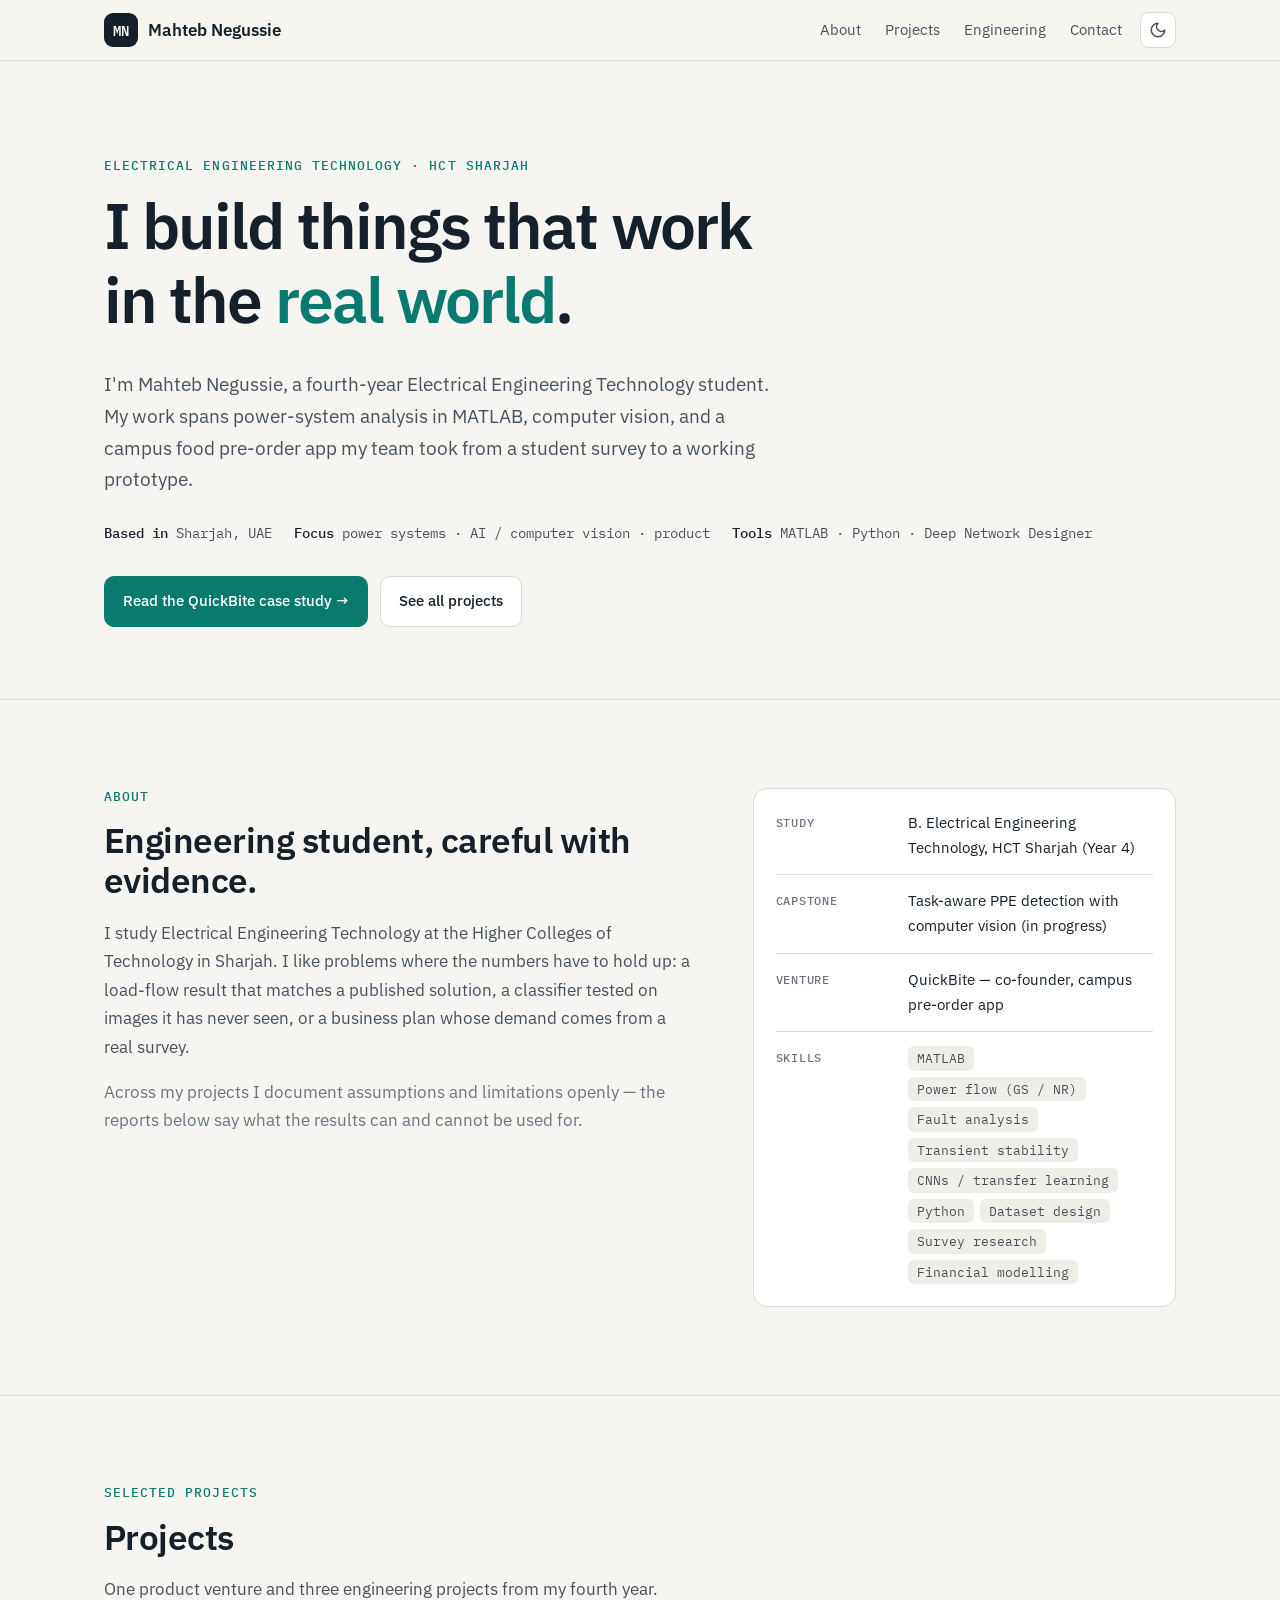
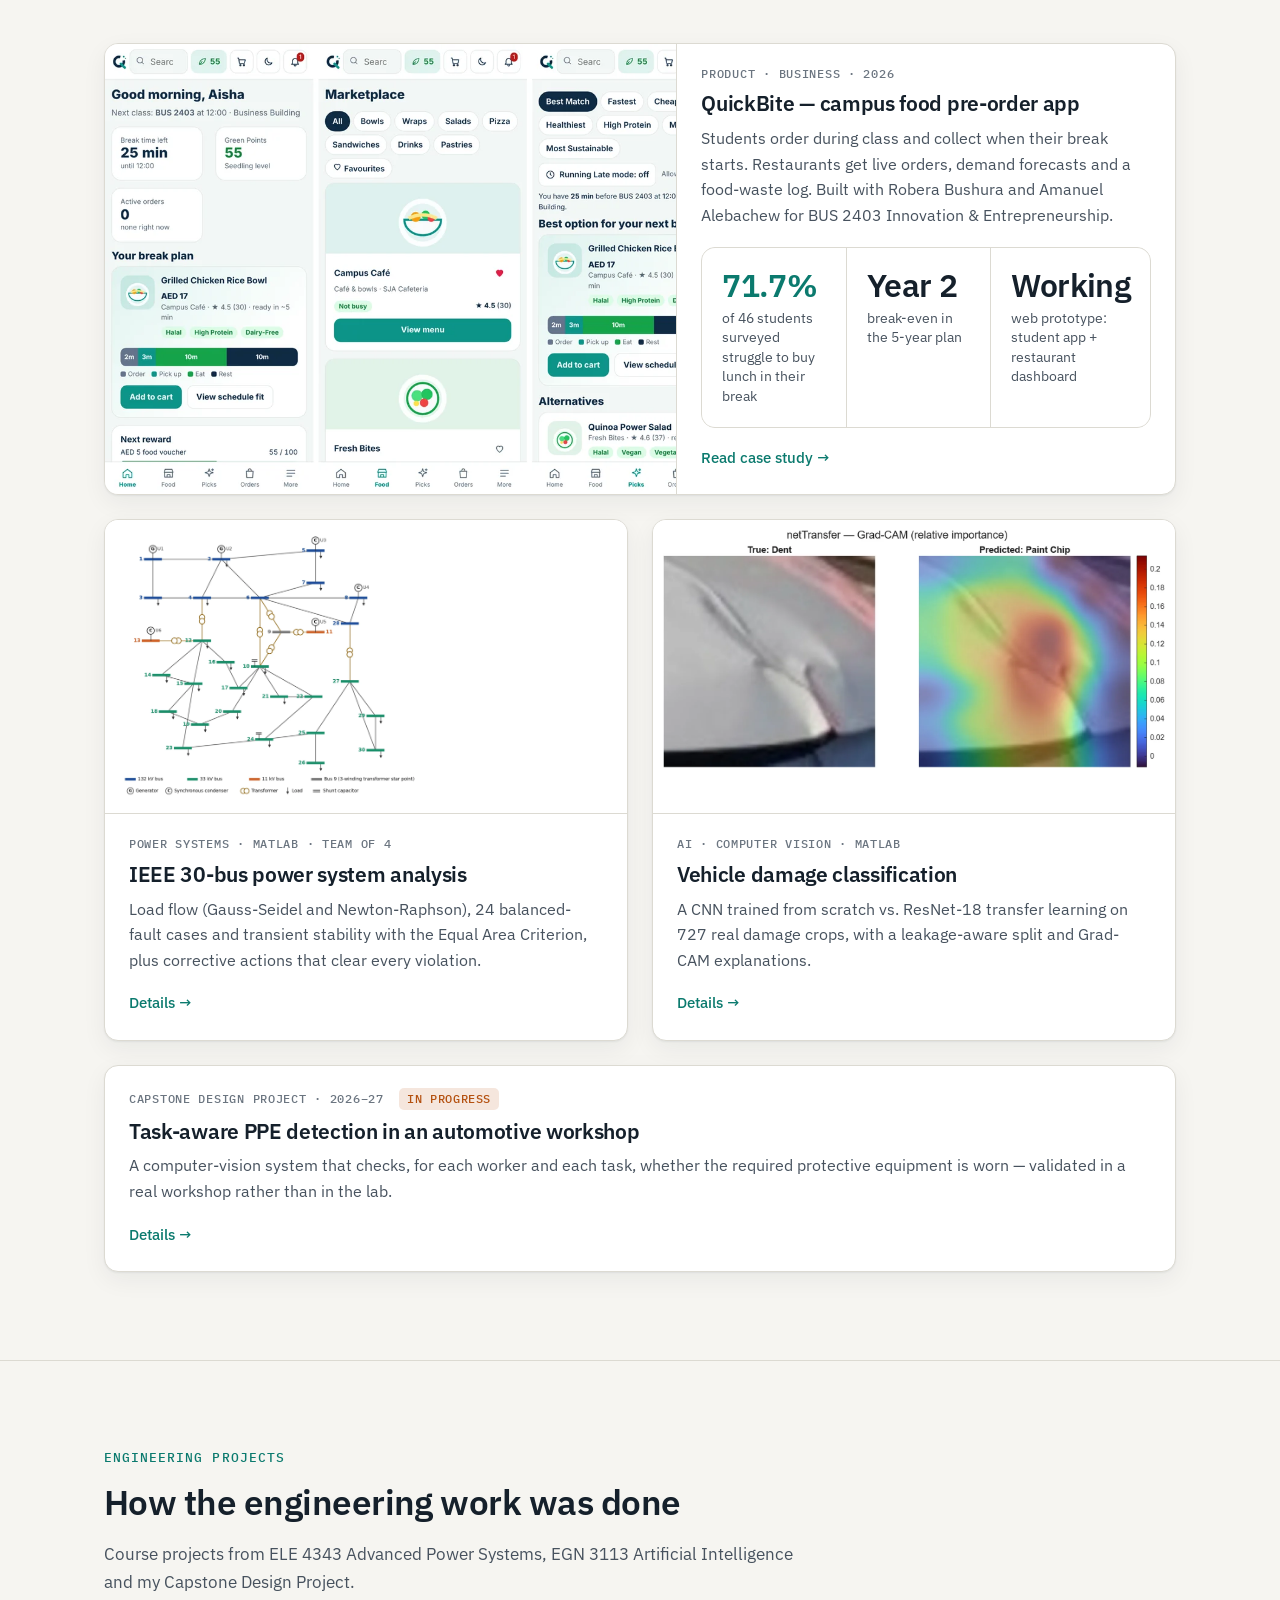
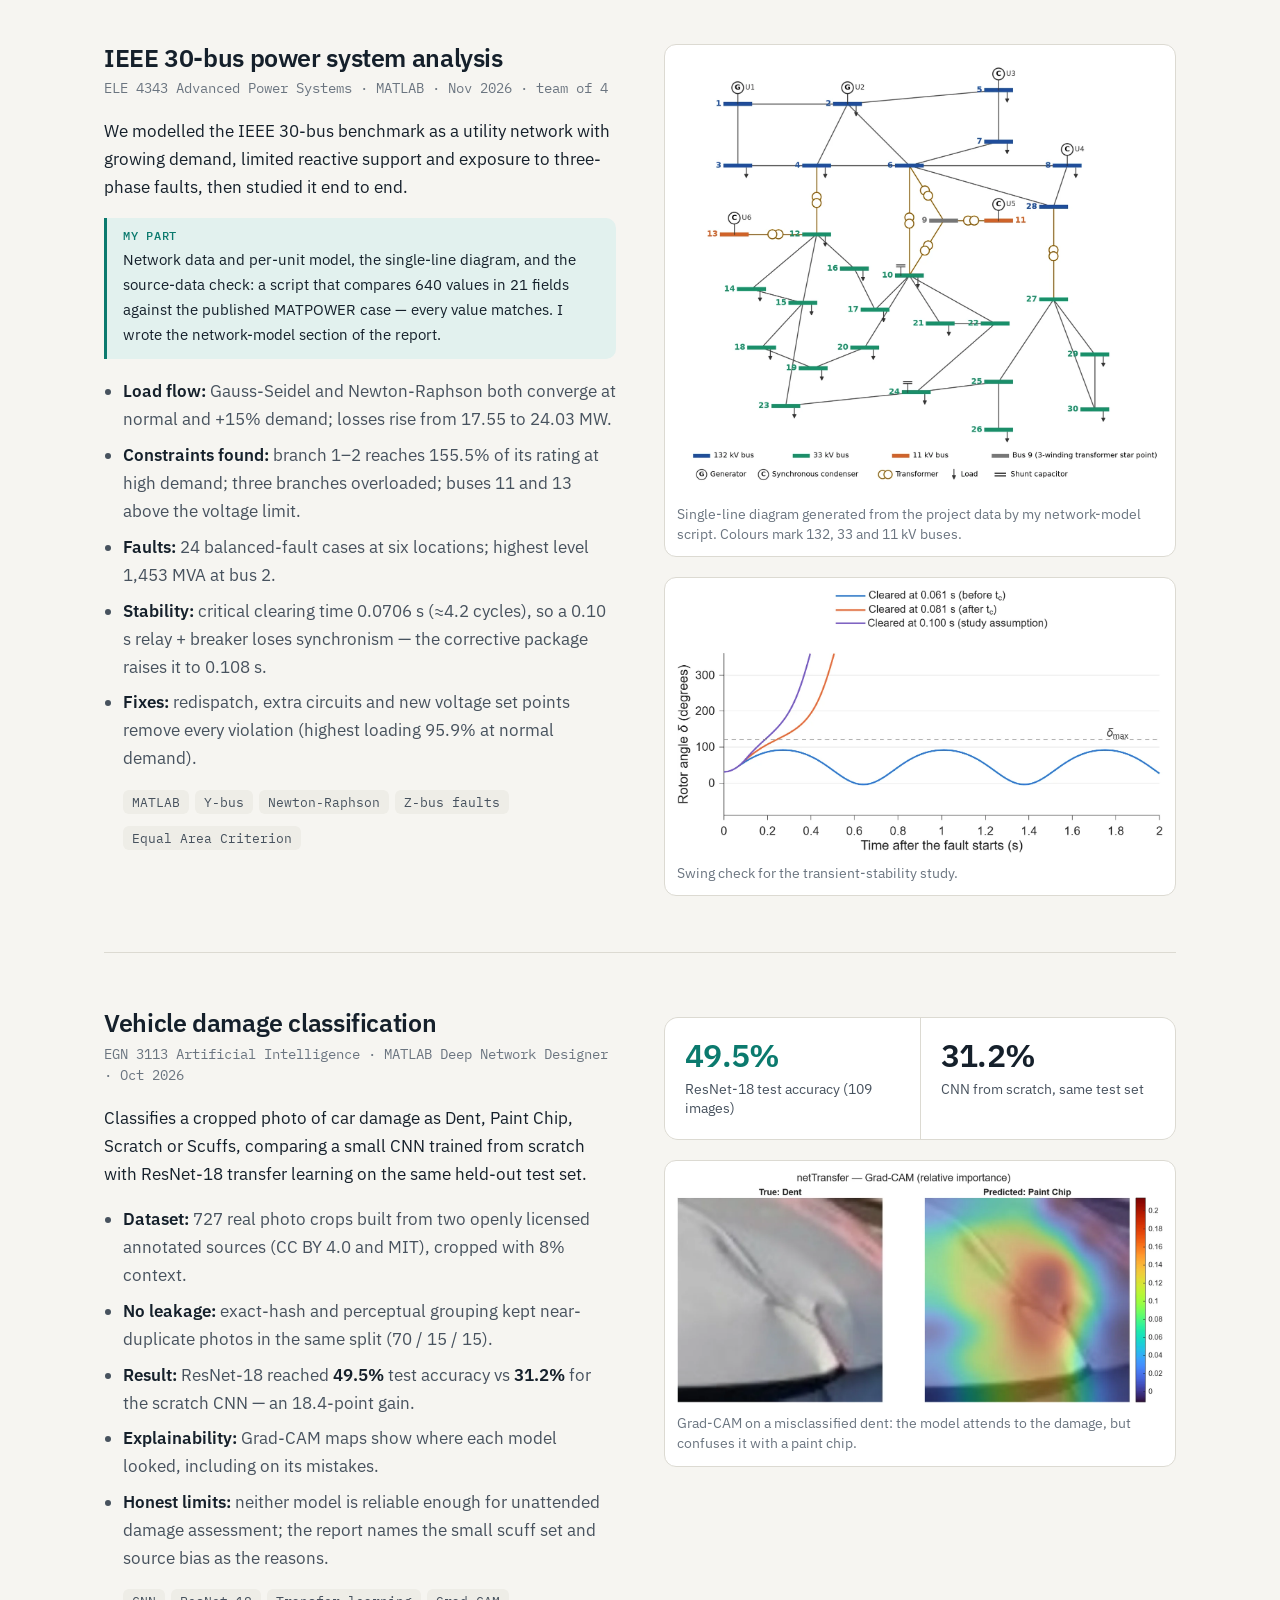
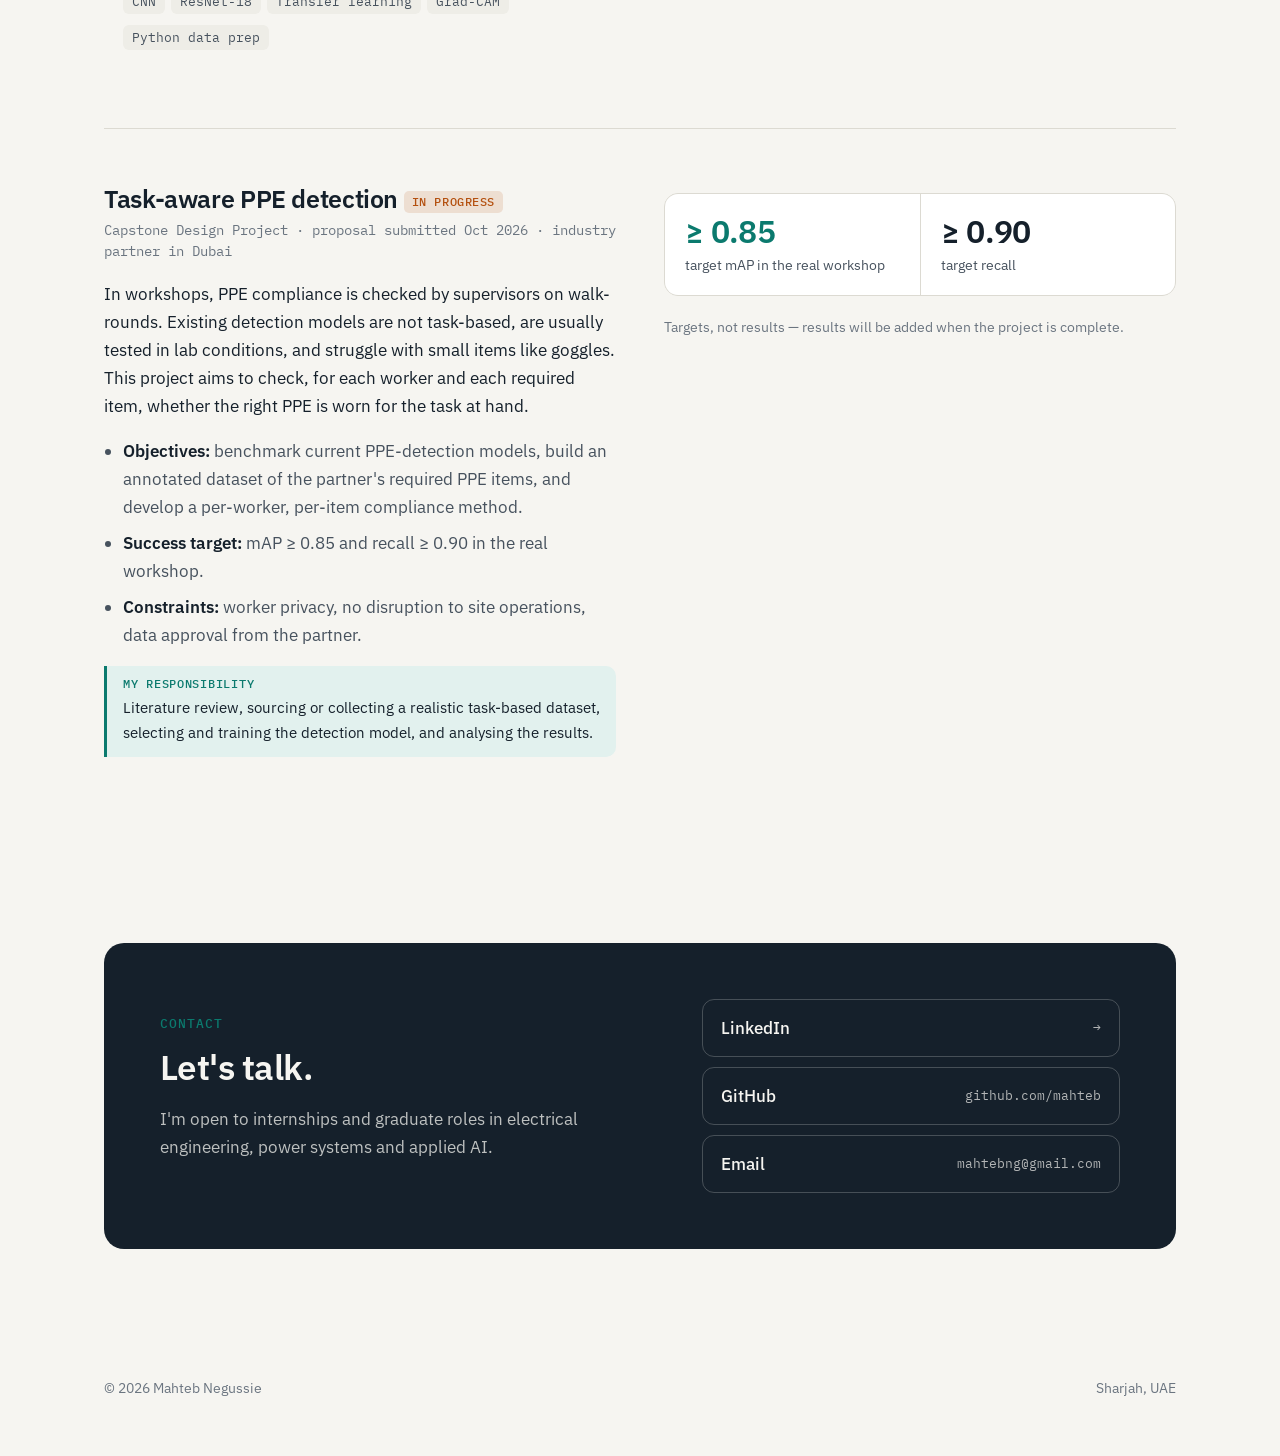
<file: index.html>
<!doctype html>
<html lang="en">
<head>
<meta charset="utf-8">
<meta name="viewport" content="width=device-width, initial-scale=1">
<title>Mahteb Negussie — Portfolio</title>
<meta name="description" content="Mahteb Negussie, Electrical Engineering Technology student at HCT Sharjah. Projects in power systems, computer vision and product design, including the QuickBite campus food pre-order app.">
<meta property="og:title" content="Mahteb Negussie — Portfolio">
<meta property="og:description" content="Electrical Engineering Technology student at HCT Sharjah. Power systems, computer vision and the QuickBite campus pre-order app.">
<meta property="og:image" content="img/qb-student.webp">
<meta name="theme-color" content="#15202b">
<link rel="icon" href="data:image/svg+xml,%3Csvg xmlns='http://www.w3.org/2000/svg' viewBox='0 0 64 64'%3E%3Crect width='64' height='64' rx='16' fill='%2315202b'/%3E%3Ctext x='32' y='42' font-family='monospace' font-size='28' font-weight='700' fill='%23f6f5f1' text-anchor='middle'%3EMN%3C/text%3E%3C/svg%3E">
<link rel="preconnect" href="https://fonts.googleapis.com">
<link rel="preconnect" href="https://fonts.gstatic.com" crossorigin>
<link href="https://fonts.googleapis.com/css2?family=IBM+Plex+Mono:wght@400;500;600&family=IBM+Plex+Sans:wght@400;500;600&display=swap" rel="stylesheet">
<link rel="stylesheet" href="styles.css">
<script src="theme.js"></script>
</head>
<body>
<a class="skip" href="#main">Skip to content</a>

<header class="site-head">
  <div class="wrap">
    <a class="brand" href="#top"><span class="mono-mark" aria-hidden="true">MN</span><span class="brand-name">Mahteb Negussie</span></a>
    <nav class="nav" aria-label="Main">
      <a href="#about" class="hide-sm">About</a>
      <a href="#projects">Projects</a>
      <a href="#engineering" class="hide-sm">Engineering</a>
      <a href="#contact">Contact</a>
      <button class="theme-btn" type="button" aria-label="Switch light or dark theme">
        <svg viewBox="0 0 24 24" fill="none" stroke="currentColor" stroke-width="2" stroke-linecap="round" stroke-linejoin="round" aria-hidden="true"><path d="M12 3a6 6 0 0 0 9 9 9 9 0 1 1-9-9Z"/></svg>
      </button>
    </nav>
  </div>
</header>

<main id="main">
  <!-- HERO -->
  <section class="hero" id="top">
    <div class="wrap">
      <span class="eyebrow">Electrical Engineering Technology · HCT Sharjah</span>
      <h1>I build things that work<br>in the <span>real world</span>.</h1>
      <p class="lede">I'm Mahteb Negussie, a fourth-year Electrical Engineering Technology student. My work spans power-system analysis in MATLAB, computer vision, and a campus food pre-order app my team took from a student survey to a working prototype.</p>
      <div class="meta">
        <span><b>Based in</b> Sharjah, UAE</span>
        <span><b>Focus</b> power systems · AI / computer vision · product</span>
        <span><b>Tools</b> MATLAB · Python · Deep Network Designer</span>
      </div>
      <div class="btns">
        <a class="btn primary" href="quickbite.html">Read the QuickBite case study →</a>
        <a class="btn" href="#projects">See all projects</a>
      </div>
    </div>
  </section>

  <hr class="rule">

  <!-- ABOUT -->
  <section id="about">
    <div class="wrap about-grid">
      <div>
        <span class="eyebrow">About</span>
        <h2>Engineering student, careful with evidence.</h2>
        <p class="lede" style="font-size:1.08rem">I study Electrical Engineering Technology at the Higher Colleges of Technology in Sharjah. I like problems where the numbers have to hold up: a load-flow result that matches a published solution, a classifier tested on images it has never seen, or a business plan whose demand comes from a real survey.</p>
        <p class="muted">Across my projects I document assumptions and limitations openly — the reports below say what the results can and cannot be used for.</p>
      </div>
      <div class="facts">
        <dl>
          <div><dt>Study</dt><dd>B. Electrical Engineering Technology, HCT Sharjah (Year 4)</dd></div>
          <div><dt>Capstone</dt><dd>Task-aware PPE detection with computer vision (in progress)</dd></div>
          <div><dt>Venture</dt><dd>QuickBite — co-founder, campus pre-order app</dd></div>
          <div><dt>Skills</dt><dd>
            <ul class="tags">
              <li>MATLAB</li><li>Power flow (GS / NR)</li><li>Fault analysis</li><li>Transient stability</li>
              <li>CNNs / transfer learning</li><li>Python</li><li>Dataset design</li><li>Survey research</li><li>Financial modelling</li>
            </ul>
          </dd></div>
        </dl>
      </div>
    </div>
  </section>

  <hr class="rule">

  <!-- PROJECTS GRID -->
  <section id="projects">
    <div class="wrap">
      <div class="sec-head">
        <span class="eyebrow">Selected projects</span>
        <h2>Projects</h2>
        <p>One product venture and three engineering projects from my fourth year.</p>
      </div>
      <div class="grid">
        <article class="card feature">
          <div class="thumb"><img src="img/qb-student.webp" alt="Four screens of the QuickBite student app: home with break plan, marketplace, AI picks and orders" width="1400" height="743" loading="lazy"></div>
          <div class="body">
            <span class="kicker">Product · Business · 2026</span>
            <h3><a href="quickbite.html">QuickBite — campus food pre-order app</a></h3>
            <p>Students order during class and collect when their break starts. Restaurants get live orders, demand forecasts and a food-waste log. Built with Robera Bushura and Amanuel Alebachew for BUS 2403 Innovation &amp; Entrepreneurship.</p>
            <div class="stats three" style="margin-top:8px">
              <div class="stat"><div class="n accent">71.7%</div><div class="l">of 46 students surveyed struggle to buy lunch in their break</div></div>
              <div class="stat"><div class="n">Year 2</div><div class="l">break-even in the 5-year plan</div></div>
              <div class="stat"><div class="n">Working</div><div class="l">web prototype: student app + restaurant dashboard</div></div>
            </div>
            <span class="more">Read case study →</span>
          </div>
        </article>

        <article class="card">
          <div class="thumb contain"><img src="img/pw-single-line.webp" alt="Single-line diagram of the IEEE 30-bus network drawn in MATLAB" width="1400" height="1259" loading="lazy"></div>
          <div class="body">
            <span class="kicker">Power systems · MATLAB · Team of 4</span>
            <h3><a href="#power">IEEE 30-bus power system analysis</a></h3>
            <p>Load flow (Gauss-Seidel and Newton-Raphson), 24 balanced-fault cases and transient stability with the Equal Area Criterion, plus corrective actions that clear every violation.</p>
            <span class="more">Details →</span>
          </div>
        </article>

        <article class="card">
          <div class="thumb contain"><img src="img/ai-gradcam.webp" alt="Grad-CAM heat map showing where the ResNet-18 model looked on a vehicle damage photo" width="1400" height="664" loading="lazy"></div>
          <div class="body">
            <span class="kicker">AI · Computer vision · MATLAB</span>
            <h3><a href="#vision">Vehicle damage classification</a></h3>
            <p>A CNN trained from scratch vs. ResNet-18 transfer learning on 727 real damage crops, with a leakage-aware split and Grad-CAM explanations.</p>
            <span class="more">Details →</span>
          </div>
        </article>

        <article class="card feature" style="grid-template-columns:1fr">
          <div class="body">
            <span class="kicker">Capstone design project · 2026–27 <span class="status wip" style="margin-left:8px">In progress</span></span>
            <h3><a href="#capstone">Task-aware PPE detection in an automotive workshop</a></h3>
            <p>A computer-vision system that checks, for each worker and each task, whether the required protective equipment is worn — validated in a real workshop rather than in the lab.</p>
            <span class="more">Details →</span>
          </div>
        </article>
      </div>
    </div>
  </section>

  <hr class="rule">

  <!-- ENGINEERING DETAIL -->
  <section id="engineering">
    <div class="wrap">
      <div class="sec-head">
        <span class="eyebrow">Engineering projects</span>
        <h2>How the engineering work was done</h2>
        <p>Course projects from ELE 4343 Advanced Power Systems, EGN 3113 Artificial Intelligence and my Capstone Design Project.</p>
      </div>

      <!-- POWER -->
      <article class="project" id="power">
        <div>
          <h3>IEEE 30-bus power system analysis</h3>
          <p class="sub">ELE 4343 Advanced Power Systems · MATLAB · Nov 2026 · team of 4</p>
          <p>We modelled the IEEE 30-bus benchmark as a utility network with growing demand, limited reactive support and exposure to three-phase faults, then studied it end to end.</p>
          <div class="role"><b>My part</b>Network data and per-unit model, the single-line diagram, and the source-data check: a script that compares 640 values in 21 fields against the published MATPOWER case — every value matches. I wrote the network-model section of the report.</div>
          <ul>
            <li><strong>Load flow:</strong> Gauss-Seidel and Newton-Raphson both converge at normal and +15% demand; losses rise from 17.55 to 24.03 MW.</li>
            <li><strong>Constraints found:</strong> branch 1–2 reaches 155.5% of its rating at high demand; three branches overloaded; buses 11 and 13 above the voltage limit.</li>
            <li><strong>Faults:</strong> 24 balanced-fault cases at six locations; highest level 1,453 MVA at bus 2.</li>
            <li><strong>Stability:</strong> critical clearing time 0.0706 s (≈4.2 cycles), so a 0.10 s relay + breaker loses synchronism — the corrective package raises it to 0.108 s.</li>
            <li><strong>Fixes:</strong> redispatch, extra circuits and new voltage set points remove every violation (highest loading 95.9% at normal demand).</li>
          </ul>
          <ul class="tags"><li>MATLAB</li><li>Y-bus</li><li>Newton-Raphson</li><li>Z-bus faults</li><li>Equal Area Criterion</li></ul>
        </div>
        <div class="fig-stack">
          <figure class="fig"><img src="img/pw-single-line.webp" alt="Single-line diagram of the IEEE 30-bus network with 132, 33 and 11 kV buses, generators, condensers and transformers" width="1400" height="1259" loading="lazy"><figcaption>Single-line diagram generated from the project data by my network-model script. Colours mark 132, 33 and 11 kV buses.</figcaption></figure>
          <figure class="fig"><img src="img/pw-swing.webp" alt="Rotor angle swing curves for different clearing times" width="1370" height="741" loading="lazy"><figcaption>Swing check for the transient-stability study.</figcaption></figure>
        </div>
      </article>

      <!-- VISION -->
      <article class="project" id="vision">
        <div>
          <h3>Vehicle damage classification</h3>
          <p class="sub">EGN 3113 Artificial Intelligence · MATLAB Deep Network Designer · Oct 2026</p>
          <p>Classifies a cropped photo of car damage as Dent, Paint Chip, Scratch or Scuffs, comparing a small CNN trained from scratch with ResNet-18 transfer learning on the same held-out test set.</p>
          <ul>
            <li><strong>Dataset:</strong> 727 real photo crops built from two openly licensed annotated sources (CC BY 4.0 and MIT), cropped with 8% context.</li>
            <li><strong>No leakage:</strong> exact-hash and perceptual grouping kept near-duplicate photos in the same split (70 / 15 / 15).</li>
            <li><strong>Result:</strong> ResNet-18 reached <strong>49.5%</strong> test accuracy vs <strong>31.2%</strong> for the scratch CNN — an 18.4-point gain.</li>
            <li><strong>Explainability:</strong> Grad-CAM maps show where each model looked, including on its mistakes.</li>
            <li><strong>Honest limits:</strong> neither model is reliable enough for unattended damage assessment; the report names the small scuff set and source bias as the reasons.</li>
          </ul>
          <ul class="tags"><li>CNN</li><li>ResNet-18</li><li>Transfer learning</li><li>Grad-CAM</li><li>Python data prep</li></ul>
        </div>
        <div class="fig-stack">
          <div class="stats" style="grid-template-columns:repeat(2,1fr)">
            <div class="stat"><div class="n accent">49.5%</div><div class="l">ResNet-18 test accuracy (109 images)</div></div>
            <div class="stat"><div class="n">31.2%</div><div class="l">CNN from scratch, same test set</div></div>
          </div>
          <figure class="fig"><img src="img/ai-gradcam.webp" alt="Grad-CAM: a dent photo the model predicted as paint chip, with the heat map over the damaged area" width="1400" height="664" loading="lazy"><figcaption>Grad-CAM on a misclassified dent: the model attends to the damage, but confuses it with a paint chip.</figcaption></figure>
        </div>
      </article>

      <!-- CAPSTONE -->
      <article class="project" id="capstone">
        <div>
          <h3>Task-aware PPE detection <span class="status wip" style="vertical-align:middle">In progress</span></h3>
          <p class="sub">Capstone Design Project · proposal submitted Oct 2026 · industry partner in Dubai</p>
          <p>In workshops, PPE compliance is checked by supervisors on walk-rounds. Existing detection models are not task-based, are usually tested in lab conditions, and struggle with small items like goggles. This project aims to check, for each worker and each required item, whether the right PPE is worn for the task at hand.</p>
          <ul>
            <li><strong>Objectives:</strong> benchmark current PPE-detection models, build an annotated dataset of the partner's required PPE items, and develop a per-worker, per-item compliance method.</li>
            <li><strong>Success target:</strong> mAP ≥ 0.85 and recall ≥ 0.90 in the real workshop.</li>
            <li><strong>Constraints:</strong> worker privacy, no disruption to site operations, data approval from the partner.</li>
          </ul>
          <div class="role"><b>My responsibility</b>Literature review, sourcing or collecting a realistic task-based dataset, selecting and training the detection model, and analysing the results.</div>
        </div>
        <div class="fig-stack">
          <div class="stats" style="grid-template-columns:repeat(2,1fr)">
            <div class="stat"><div class="n accent">≥ 0.85</div><div class="l">target mAP in the real workshop</div></div>
            <div class="stat"><div class="n">≥ 0.90</div><div class="l">target recall</div></div>
          </div>
          <p class="muted" style="font-size:14px">Targets, not results — results will be added when the project is complete.</p>
        </div>
      </article>
    </div>
  </section>

  <!-- CONTACT -->
  <section id="contact" style="padding-top:24px">
    <div class="wrap">
      <div class="contact">
        <div>
          <span class="eyebrow" style="color:var(--accent)">Contact</span>
          <h2>Let's talk.</h2>
          <p>I'm open to internships and graduate roles in electrical engineering, power systems and applied AI.</p>
        </div>
        <div class="links">
          <a href="https://www.linkedin.com/in/mahteb-negussie-114b662b9/" target="_blank" rel="noopener">LinkedIn <span>→</span></a>
          <a href="https://github.com/mahteb" target="_blank" rel="noopener">GitHub <span>github.com/mahteb</span></a>
          <a href="mailto:mahtebng@gmail.com">Email <span>mahtebng@gmail.com</span></a>
        </div>
      </div>
    </div>
  </section>
</main>

<footer>
  <div class="wrap">
    <span>© <span id="year">2026</span> Mahteb Negussie</span>
    <span>Sharjah, UAE</span>
  </div>
</footer>
</body>
</html>
</file>
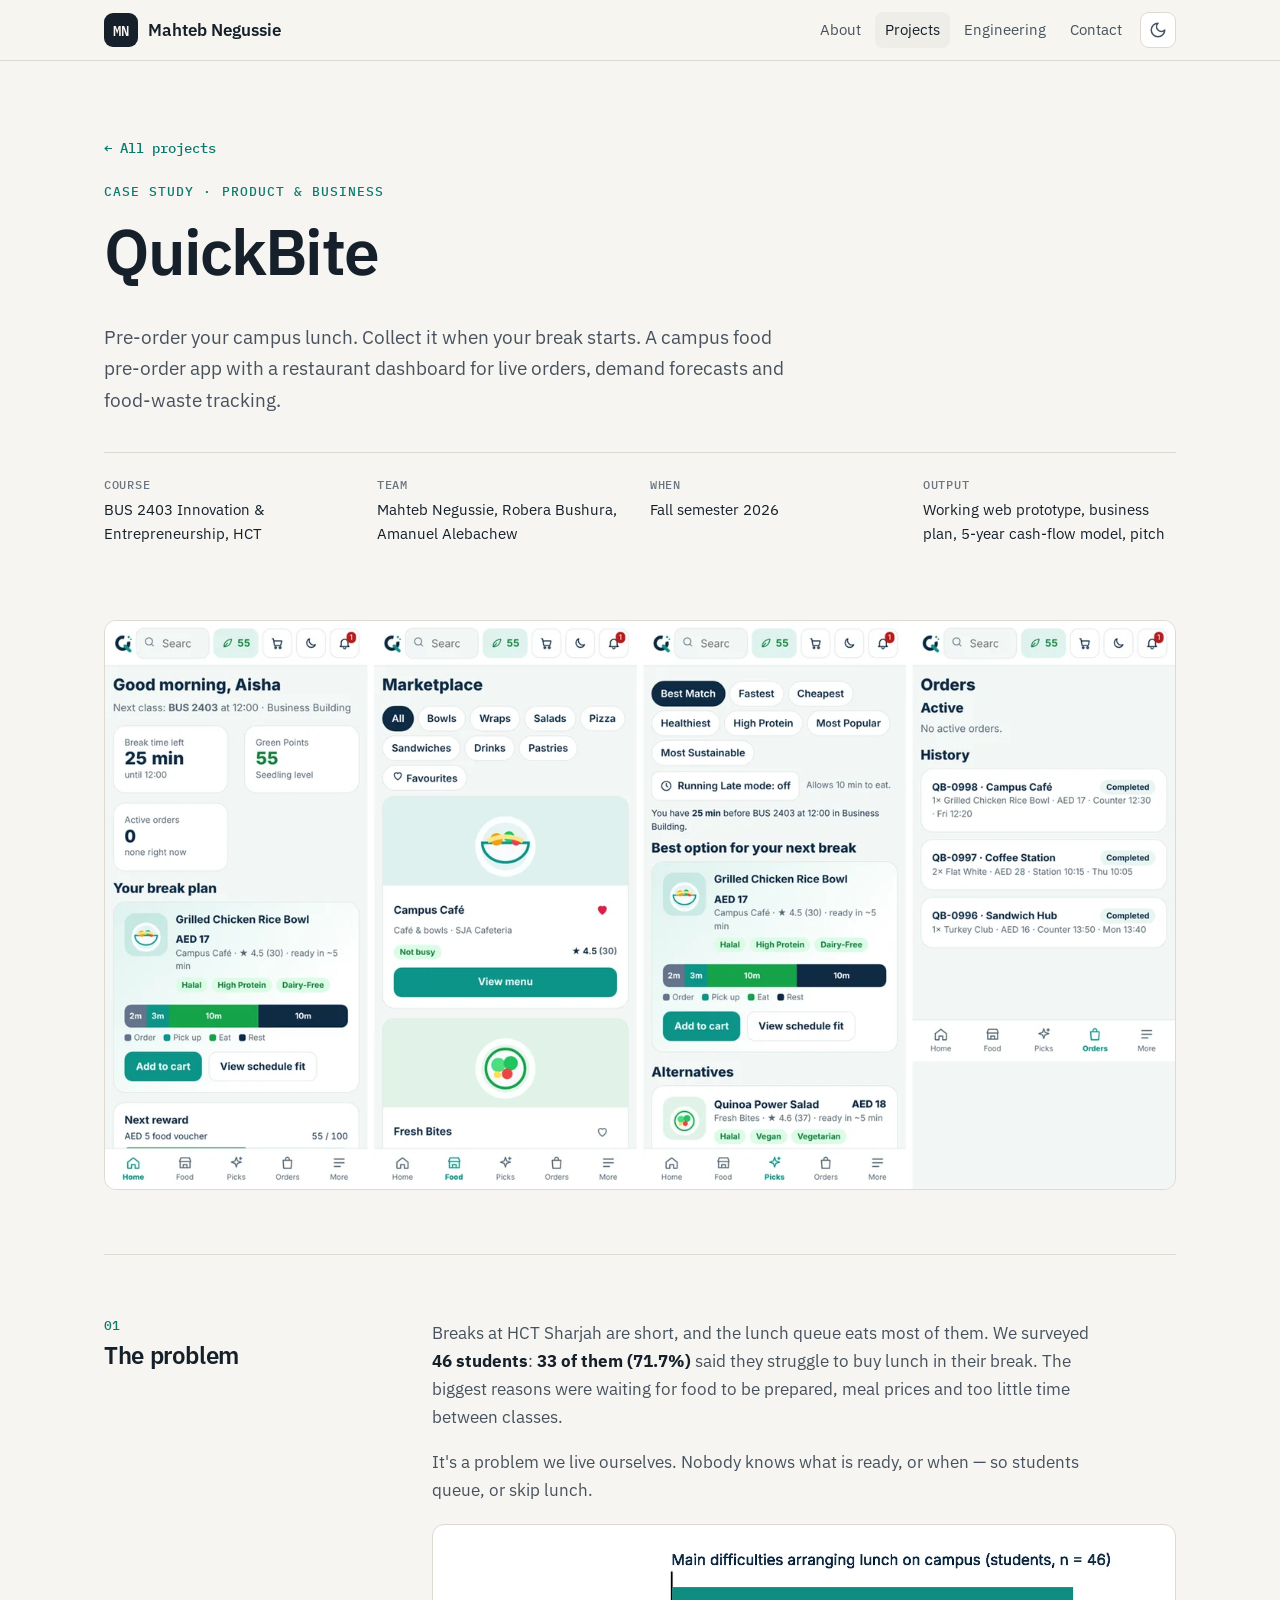
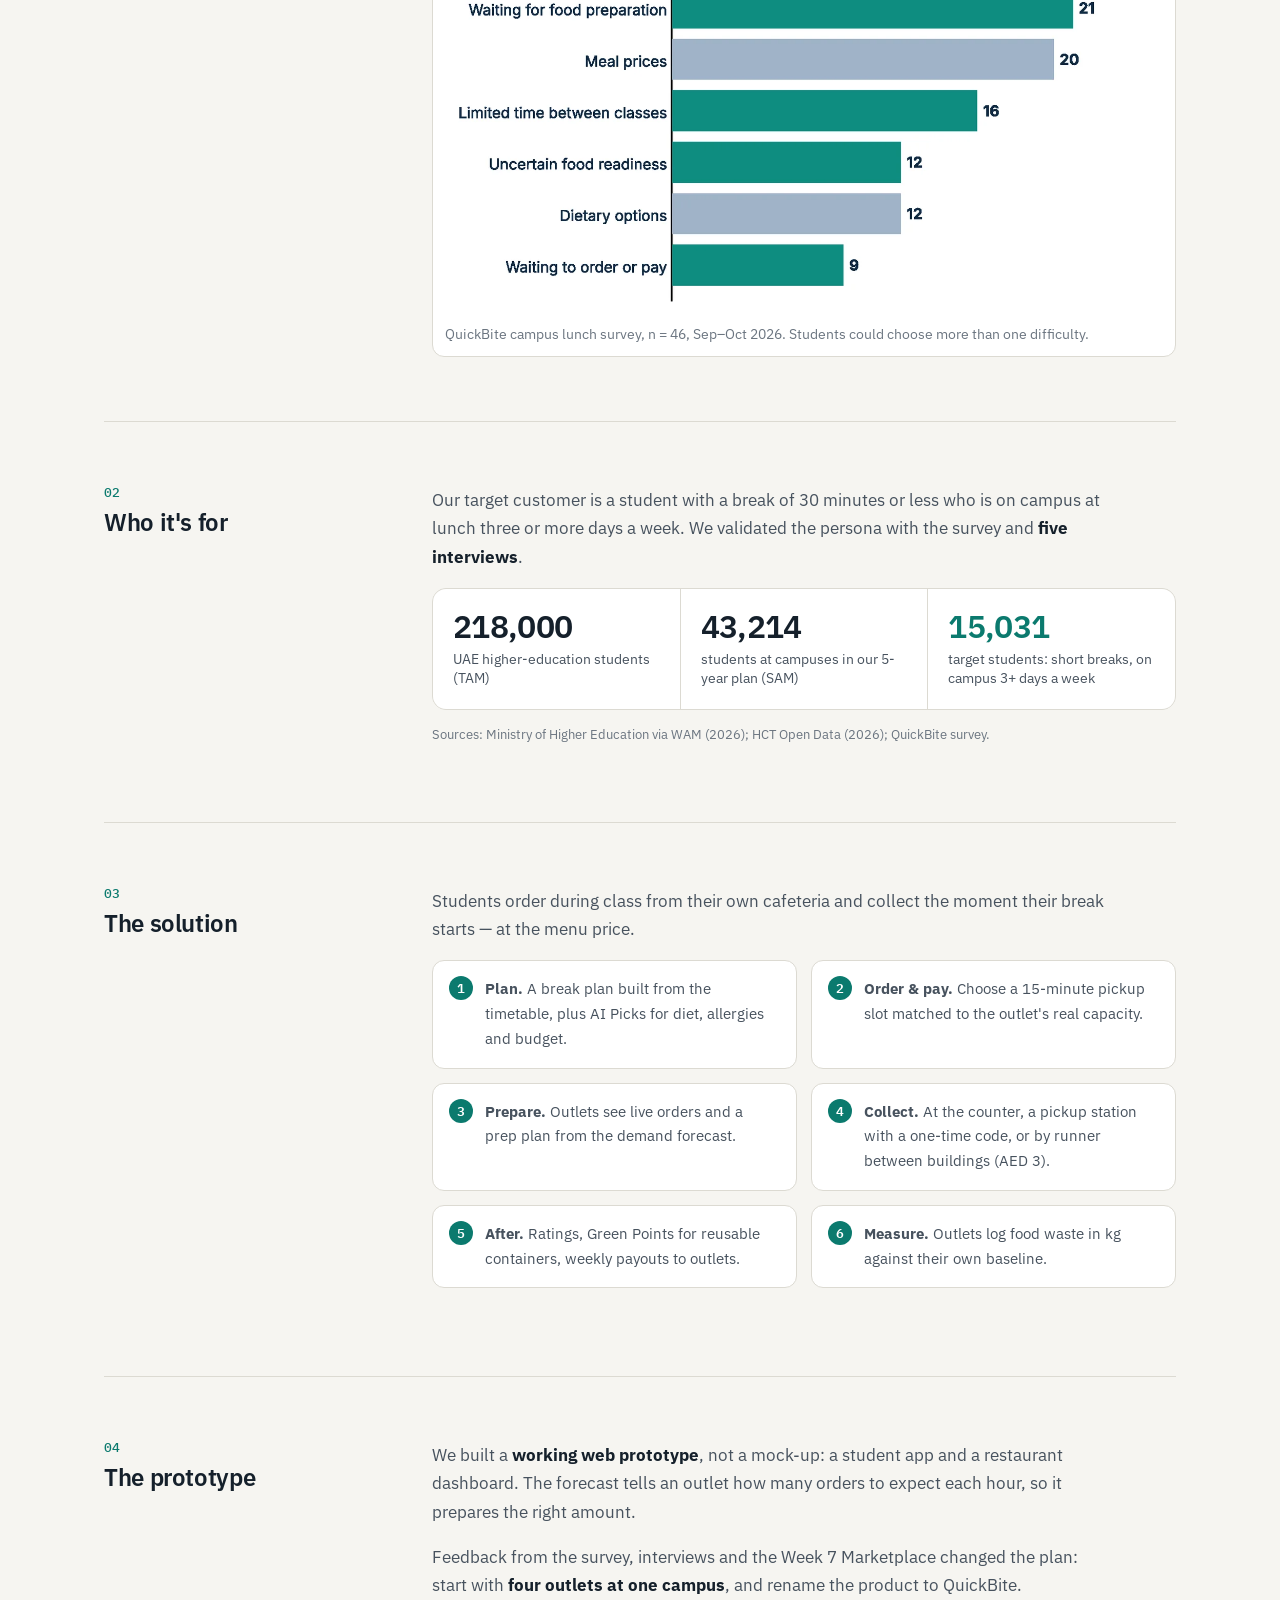
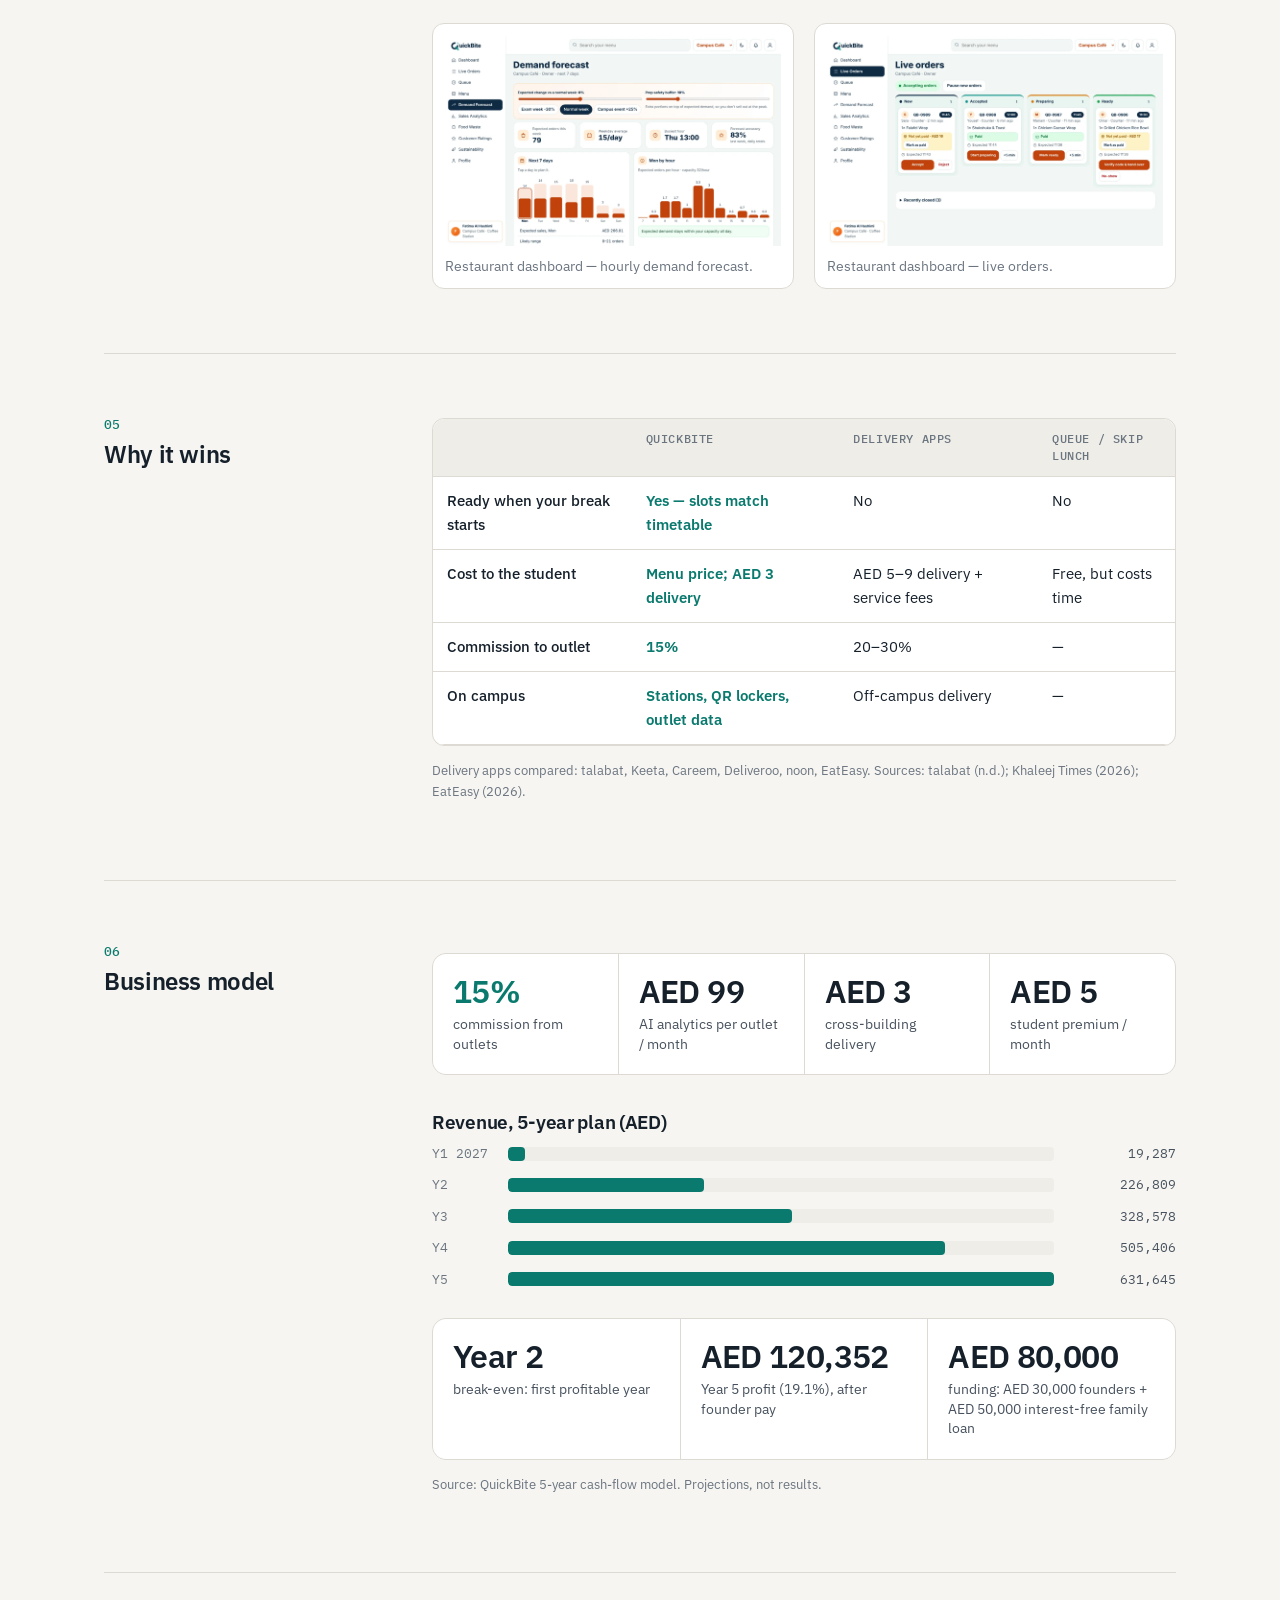
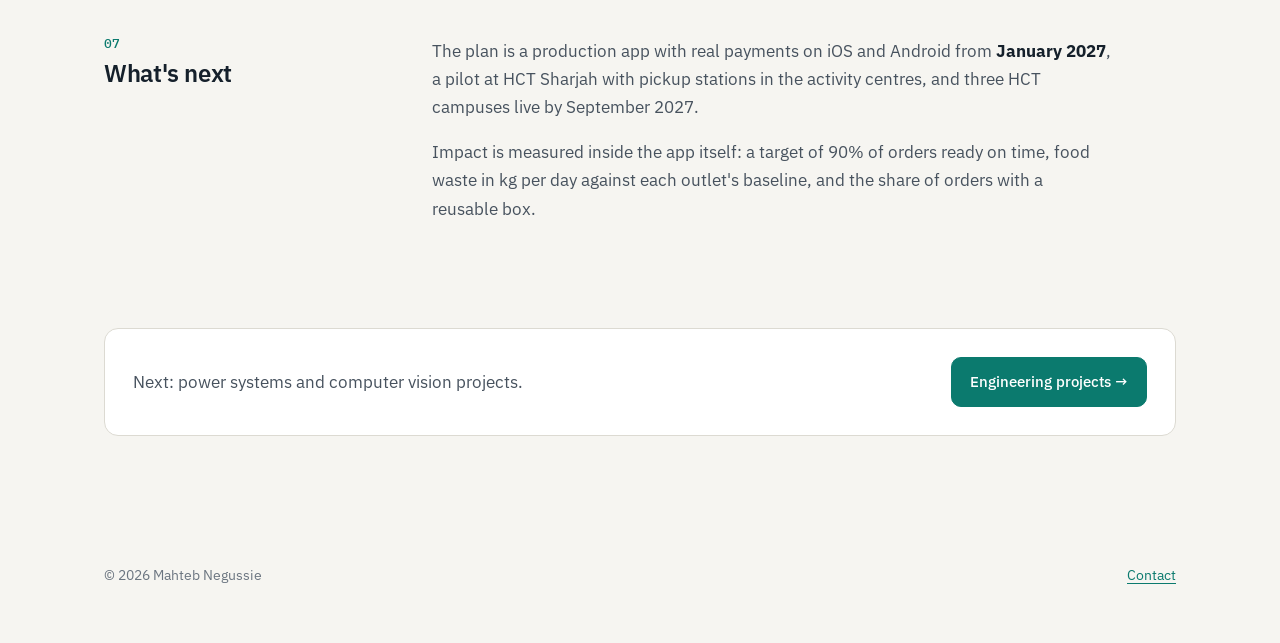
<file: quickbite.html>
<!doctype html>
<html lang="en">
<head>
<meta charset="utf-8">
<meta name="viewport" content="width=device-width, initial-scale=1">
<title>QuickBite Case Study — Mahteb Negussie</title>
<meta name="description" content="QuickBite: a campus food pre-order app. Students order during class and collect when their break starts. Case study by Mahteb Negussie.">
<meta property="og:title" content="QuickBite — campus food pre-order app">
<meta property="og:description" content="From a 46-student survey to a working prototype and a 5-year business plan.">
<meta property="og:image" content="img/qb-student.webp">
<meta name="theme-color" content="#15202b">
<link rel="icon" href="data:image/svg+xml,%3Csvg xmlns='http://www.w3.org/2000/svg' viewBox='0 0 64 64'%3E%3Crect width='64' height='64' rx='16' fill='%2315202b'/%3E%3Ctext x='32' y='42' font-family='monospace' font-size='28' font-weight='700' fill='%23f6f5f1' text-anchor='middle'%3EMN%3C/text%3E%3C/svg%3E">
<link rel="preconnect" href="https://fonts.googleapis.com">
<link rel="preconnect" href="https://fonts.gstatic.com" crossorigin>
<link href="https://fonts.googleapis.com/css2?family=IBM+Plex+Mono:wght@400;500;600&family=IBM+Plex+Sans:wght@400;500;600&display=swap" rel="stylesheet">
<link rel="stylesheet" href="styles.css">
<script src="theme.js"></script>
</head>
<body>
<a class="skip" href="#main">Skip to content</a>
<header class="site-head">
  <div class="wrap">
    <a class="brand" href="index.html"><span class="mono-mark" aria-hidden="true">MN</span><span class="brand-name">Mahteb Negussie</span></a>
    <nav class="nav" aria-label="Main">
      <a href="index.html#about" class="hide-sm">About</a>
      <a href="index.html#projects" aria-current="page">Projects</a>
      <a href="index.html#engineering" class="hide-sm">Engineering</a>
      <a href="index.html#contact">Contact</a>
      <button class="theme-btn" type="button" aria-label="Switch light or dark theme">
        <svg viewBox="0 0 24 24" fill="none" stroke="currentColor" stroke-width="2" stroke-linecap="round" stroke-linejoin="round" aria-hidden="true"><path d="M12 3a6 6 0 0 0 9 9 9 9 0 1 1-9-9Z"/></svg>
      </button>
    </nav>
  </div>
</header>

<main id="main">
  <section class="cs-hero">
    <div class="wrap">
      <a class="back" href="index.html#projects">← All projects</a>
      <span class="eyebrow">Case study · Product &amp; business</span>
      <h1>QuickBite</h1>
      <p class="lede">Pre-order your campus lunch. Collect it when your break starts. A campus food pre-order app with a restaurant dashboard for live orders, demand forecasts and food-waste tracking.</p>
      <dl class="cs-meta">
        <div><dt>Course</dt><dd>BUS 2403 Innovation &amp; Entrepreneurship, HCT</dd></div>
        <div><dt>Team</dt><dd>Mahteb Negussie, Robera Bushura, Amanuel Alebachew</dd></div>
        <div><dt>When</dt><dd>Fall semester 2026</dd></div>
        <div><dt>Output</dt><dd>Working web prototype, business plan, 5-year cash-flow model, pitch</dd></div>
      </dl>
    </div>
  </section>

  <div class="wrap cs-wide">
    <figure class="fig"><img src="img/qb-student.webp" alt="QuickBite student app: home screen with break plan, marketplace, AI Picks and order history" width="1400" height="743"></figure>
  </div>

  <div class="wrap">
    <!-- 01 PROBLEM -->
    <div class="cs-section cs-cols" style="margin-top:64px">
      <div><span class="num">01</span><h2>The problem</h2></div>
      <div>
        <div class="prose">
          <p>Breaks at HCT Sharjah are short, and the lunch queue eats most of them. We surveyed <strong>46 students</strong>: <strong>33 of them (71.7%)</strong> said they struggle to buy lunch in their break. The biggest reasons were waiting for food to be prepared, meal prices and too little time between classes.</p>
          <p>It's a problem we live ourselves. Nobody knows what is ready, or when — so students queue, or skip lunch.</p>
        </div>
        <figure class="fig" style="margin-top:20px"><img src="img/qb-survey.webp" alt="Bar chart of main difficulties arranging lunch on campus: waiting for food preparation 21, meal prices 20, limited time between classes 16, uncertain food readiness 12, dietary options 12, waiting to order or pay 9" width="1400" height="735" loading="lazy"><figcaption>QuickBite campus lunch survey, n = 46, Sep–Oct 2026. Students could choose more than one difficulty.</figcaption></figure>
      </div>
    </div>

    <!-- 02 CUSTOMER -->
    <div class="cs-section cs-cols">
      <div><span class="num">02</span><h2>Who it's for</h2></div>
      <div>
        <div class="prose">
          <p>Our target customer is a student with a break of 30 minutes or less who is on campus at lunch three or more days a week. We validated the persona with the survey and <strong>five interviews</strong>.</p>
        </div>
        <div class="stats three">
          <div class="stat"><div class="n">218,000</div><div class="l">UAE higher-education students (TAM)</div></div>
          <div class="stat"><div class="n">43,214</div><div class="l">students at campuses in our 5-year plan (SAM)</div></div>
          <div class="stat"><div class="n accent">15,031</div><div class="l">target students: short breaks, on campus 3+ days a week</div></div>
        </div>
        <p class="src">Sources: Ministry of Higher Education via WAM (2026); HCT Open Data (2026); QuickBite survey.</p>
      </div>
    </div>

    <!-- 03 SOLUTION -->
    <div class="cs-section cs-cols">
      <div><span class="num">03</span><h2>The solution</h2></div>
      <div>
        <div class="prose"><p>Students order during class from their own cafeteria and collect the moment their break starts — at the menu price.</p></div>
        <ol class="steps">
          <li><strong>Plan.</strong> A break plan built from the timetable, plus AI Picks for diet, allergies and budget.</li>
          <li><strong>Order &amp; pay.</strong> Choose a 15-minute pickup slot matched to the outlet's real capacity.</li>
          <li><strong>Prepare.</strong> Outlets see live orders and a prep plan from the demand forecast.</li>
          <li><strong>Collect.</strong> At the counter, a pickup station with a one-time code, or by runner between buildings (AED 3).</li>
          <li><strong>After.</strong> Ratings, Green Points for reusable containers, weekly payouts to outlets.</li>
          <li><strong>Measure.</strong> Outlets log food waste in kg against their own baseline.</li>
        </ol>
      </div>
    </div>

    <!-- 04 PROTOTYPE -->
    <div class="cs-section cs-cols">
      <div><span class="num">04</span><h2>The prototype</h2></div>
      <div>
        <div class="prose">
          <p>We built a <strong>working web prototype</strong>, not a mock-up: a student app and a restaurant dashboard. The forecast tells an outlet how many orders to expect each hour, so it prepares the right amount.</p>
          <p>Feedback from the survey, interviews and the Week 7 Marketplace changed the plan: start with <strong>four outlets at one campus</strong>, and rename the product to QuickBite.</p>
        </div>
        <div class="two-figs">
          <figure class="fig"><img src="img/qb-forecast.webp" alt="Restaurant dashboard showing an hourly demand forecast" width="1400" height="875" loading="lazy"><figcaption>Restaurant dashboard — hourly demand forecast.</figcaption></figure>
          <figure class="fig"><img src="img/qb-orders.webp" alt="Restaurant dashboard showing live incoming orders" width="1400" height="875" loading="lazy"><figcaption>Restaurant dashboard — live orders.</figcaption></figure>
        </div>
      </div>
    </div>

    <!-- 05 COMPETITION -->
    <div class="cs-section cs-cols">
      <div><span class="num">05</span><h2>Why it wins</h2></div>
      <div>
        <div class="table-scroll">
          <table class="cmp">
            <thead><tr><th></th><th>QuickBite</th><th>Delivery apps</th><th>Queue / skip lunch</th></tr></thead>
            <tbody>
              <tr><td>Ready when your break starts</td><td class="us">Yes — slots match timetable</td><td>No</td><td>No</td></tr>
              <tr><td>Cost to the student</td><td class="us">Menu price; AED 3 delivery</td><td>AED 5–9 delivery + service fees</td><td>Free, but costs time</td></tr>
              <tr><td>Commission to outlet</td><td class="us">15%</td><td>20–30%</td><td>—</td></tr>
              <tr><td>On campus</td><td class="us">Stations, QR lockers, outlet data</td><td>Off-campus delivery</td><td>—</td></tr>
            </tbody>
          </table>
        </div>
        <p class="src">Delivery apps compared: talabat, Keeta, Careem, Deliveroo, noon, EatEasy. Sources: talabat (n.d.); Khaleej Times (2026); EatEasy (2026).</p>
      </div>
    </div>

    <!-- 06 BUSINESS -->
    <div class="cs-section cs-cols">
      <div><span class="num">06</span><h2>Business model</h2></div>
      <div>
        <div class="stats">
          <div class="stat"><div class="n accent">15%</div><div class="l">commission from outlets</div></div>
          <div class="stat"><div class="n">AED 99</div><div class="l">AI analytics per outlet / month</div></div>
          <div class="stat"><div class="n">AED 3</div><div class="l">cross-building delivery</div></div>
          <div class="stat"><div class="n">AED 5</div><div class="l">student premium / month</div></div>
        </div>
        <h3 style="margin-top:36px">Revenue, 5-year plan (AED)</h3>
        <div class="bars" role="img" aria-label="Revenue: Year 1 19,287; Year 2 226,809; Year 3 328,578; Year 4 505,406; Year 5 631,645 AED">
          <div class="bar"><span class="y">Y1 2027</span><div class="track"><div class="fill" style="width:3.05%"></div></div><span class="v">19,287</span></div>
          <div class="bar"><span class="y">Y2</span><div class="track"><div class="fill" style="width:35.9%"></div></div><span class="v">226,809</span></div>
          <div class="bar"><span class="y">Y3</span><div class="track"><div class="fill" style="width:52.0%"></div></div><span class="v">328,578</span></div>
          <div class="bar"><span class="y">Y4</span><div class="track"><div class="fill" style="width:80.0%"></div></div><span class="v">505,406</span></div>
          <div class="bar"><span class="y">Y5</span><div class="track"><div class="fill" style="width:100%"></div></div><span class="v">631,645</span></div>
        </div>
        <div class="stats three" style="margin-top:28px">
          <div class="stat"><div class="n">Year 2</div><div class="l">break-even: first profitable year</div></div>
          <div class="stat"><div class="n">AED 120,352</div><div class="l">Year 5 profit (19.1%), after founder pay</div></div>
          <div class="stat"><div class="n">AED 80,000</div><div class="l">funding: AED 30,000 founders + AED 50,000 interest-free family loan</div></div>
        </div>
        <p class="src">Source: QuickBite 5-year cash-flow model. Projections, not results.</p>
      </div>
    </div>

    <!-- 07 LEARNED -->
    <div class="cs-section cs-cols">
      <div><span class="num">07</span><h2>What's next</h2></div>
      <div class="prose">
        <p>The plan is a production app with real payments on iOS and Android from <strong>January 2027</strong>, a pilot at HCT Sharjah with pickup stations in the activity centres, and three HCT campuses live by September 2027.</p>
        <p>Impact is measured inside the app itself: a target of 90% of orders ready on time, food waste in kg per day against each outlet's baseline, and the share of orders with a reusable box.</p>
      </div>
    </div>

    <div class="next-cta" style="margin:24px 0 88px">
      <p>Next: power systems and computer vision projects.</p>
      <a class="btn primary" href="index.html#engineering">Engineering projects →</a>
    </div>
  </div>
</main>

<footer>
  <div class="wrap">
    <span>© <span id="year">2026</span> Mahteb Negussie</span>
    <a href="index.html#contact">Contact</a>
  </div>
</footer>
</body>
</html>
</file>
<file: styles.css>
/* Mahteb Negussie — portfolio. Plain CSS, no build step. */
:root {
  --bg: #f6f5f1;
  --surface: #ffffff;
  --surface-2: #eeede7;
  --ink: #15202b;
  --ink-2: #47525e;
  --ink-3: #6b7580;
  --line: #dcdad2;
  --accent: #0b7a6e;
  --accent-ink: #ffffff;
  --accent-soft: #e2f1ee;
  --warm: #b4500f;
  --shadow: 0 1px 2px rgba(21, 32, 43, .06), 0 8px 24px rgba(21, 32, 43, .06);
  --radius: 14px;
  --max: 1120px;
  --sans: "IBM Plex Sans", system-ui, -apple-system, "Segoe UI", sans-serif;
  --mono: "IBM Plex Mono", ui-monospace, "Cascadia Mono", Consolas, monospace;
  color-scheme: light;
}
@media (prefers-color-scheme: dark) {
  :root:not([data-theme="light"]) {
    --bg: #0f151b; --surface: #161e26; --surface-2: #1c2630; --ink: #e8ecef; --ink-2: #b3bcc4;
    --ink-3: #8a949e; --line: #2a3540; --accent: #3cc2b1; --accent-ink: #0b1a18; --accent-soft: #15322f;
    --warm: #f0995a; --shadow: 0 1px 2px rgba(0,0,0,.3), 0 8px 24px rgba(0,0,0,.25); color-scheme: dark;
  }
}
:root[data-theme="dark"] {
  --bg: #0f151b; --surface: #161e26; --surface-2: #1c2630; --ink: #e8ecef; --ink-2: #b3bcc4;
  --ink-3: #8a949e; --line: #2a3540; --accent: #3cc2b1; --accent-ink: #0b1a18; --accent-soft: #15322f;
  --warm: #f0995a; --shadow: 0 1px 2px rgba(0,0,0,.3), 0 8px 24px rgba(0,0,0,.25); color-scheme: dark;
}

*, *::before, *::after { box-sizing: border-box; }
html { scroll-behavior: smooth; scroll-padding-top: 72px; }
@media (prefers-reduced-motion: reduce) { html { scroll-behavior: auto; } }
body {
  margin: 0; background: var(--bg); color: var(--ink);
  font: 400 17px/1.65 var(--sans); -webkit-font-smoothing: antialiased;
}
img { max-width: 100%; height: auto; display: block; }
a { color: var(--accent); text-underline-offset: 3px; }
a:hover { text-decoration-thickness: 2px; }
:focus-visible { outline: 2px solid var(--accent); outline-offset: 3px; border-radius: 4px; }
h1, h2, h3 { line-height: 1.15; letter-spacing: -0.015em; margin: 0 0 .5em; font-weight: 600; }
h1 { font-size: clamp(2.3rem, 5.5vw, 4rem); letter-spacing: -0.03em; }
h2 { font-size: clamp(1.6rem, 3vw, 2.2rem); }
h3 { font-size: 1.2rem; }
p { margin: 0 0 1em; }
.wrap { max-width: var(--max); margin: 0 auto; padding: 0 24px; }
@media (max-width: 600px) { .wrap { padding: 0 16px; } body { font-size: 16px; } }

.skip { position: absolute; left: -999px; top: 8px; background: var(--ink); color: var(--bg); padding: 8px 12px; border-radius: 6px; z-index: 50; }
.skip:focus { left: 8px; }

/* Header */
.site-head {
  position: sticky; top: 0; z-index: 20;
  background: color-mix(in srgb, var(--bg) 88%, transparent);
  backdrop-filter: saturate(1.4) blur(10px); border-bottom: 1px solid var(--line);
}
.site-head .wrap { display: flex; align-items: center; gap: 16px; height: 60px; }
.brand { display: flex; align-items: center; gap: 10px; color: var(--ink); text-decoration: none; font-weight: 600; }
.mono-mark {
  width: 34px; height: 34px; border-radius: 9px; display: grid; place-items: center;
  background: var(--ink); color: var(--bg); font: 600 14px/1 var(--mono); letter-spacing: .02em;
}
.nav { margin-left: auto; display: flex; gap: 4px; align-items: center; }
.nav a { color: var(--ink-2); text-decoration: none; font-size: 15px; padding: 6px 10px; border-radius: 8px; }
.nav a:hover, .nav a[aria-current="page"] { color: var(--ink); background: var(--surface-2); }
.theme-btn {
  border: 1px solid var(--line); background: var(--surface); color: var(--ink-2); width: 36px; height: 36px;
  border-radius: 9px; cursor: pointer; display: grid; place-items: center; margin-left: 4px;
}
.theme-btn svg { width: 18px; height: 18px; }
@media (max-width: 720px) { .nav .hide-sm { display: none; } .brand .brand-name { display: none; } }

/* Sections */
section { padding: 88px 0; }
@media (max-width: 600px) { section { padding: 60px 0; } }
.eyebrow { font: 500 13px/1.4 var(--mono); letter-spacing: .08em; text-transform: uppercase; color: var(--accent); margin-bottom: 14px; display: block; }
.lede { font-size: 1.2rem; color: var(--ink-2); max-width: 62ch; }
.muted { color: var(--ink-3); }
.sec-head { max-width: 70ch; margin-bottom: 40px; }
.sec-head p { color: var(--ink-2); }
.rule { border: 0; border-top: 1px solid var(--line); margin: 0; }

/* Hero */
.hero { padding: 96px 0 72px; }
.hero h1 span { color: var(--accent); }
.hero .meta { display: flex; flex-wrap: wrap; gap: 8px 22px; margin: 28px 0 32px; color: var(--ink-2); font: 400 14px/1.5 var(--mono); }
.hero .meta b { color: var(--ink); font-weight: 500; }
.btns { display: flex; flex-wrap: wrap; gap: 12px; }
.btn {
  display: inline-flex; align-items: center; gap: 8px; padding: 12px 18px; border-radius: 10px; font-weight: 500;
  text-decoration: none; border: 1px solid var(--line); color: var(--ink); background: var(--surface); font-size: 15px;
}
.btn:hover { border-color: var(--ink-3); }
.btn.primary { background: var(--accent); border-color: var(--accent); color: var(--accent-ink); }
.btn.primary:hover { filter: brightness(1.08); }

/* About */
.about-grid { display: grid; grid-template-columns: 1.4fr 1fr; gap: 56px; align-items: start; }
@media (max-width: 860px) { .about-grid { grid-template-columns: 1fr; gap: 32px; } }
.facts { background: var(--surface); border: 1px solid var(--line); border-radius: var(--radius); padding: 8px 22px; }
.facts dl { margin: 0; }
.facts div { display: grid; grid-template-columns: 120px 1fr; gap: 12px; padding: 14px 0; border-bottom: 1px solid var(--line); }
.facts div:last-child { border-bottom: 0; }
.facts dt { font: 500 12px/1.6 var(--mono); text-transform: uppercase; letter-spacing: .06em; color: var(--ink-3); padding-top: 2px; }
.facts dd { margin: 0; font-size: 15px; }
.tags { display: flex; flex-wrap: wrap; gap: 6px; padding: 0; margin: 0; list-style: none; }
.tags li { font: 400 12.5px/1 var(--mono); padding: 6px 9px; border-radius: 6px; background: var(--surface-2); color: var(--ink-2); }

/* Project cards */
.grid { display: grid; grid-template-columns: repeat(2, 1fr); gap: 24px; }
@media (max-width: 820px) { .grid { grid-template-columns: 1fr; } }
.card {
  background: var(--surface); border: 1px solid var(--line); border-radius: var(--radius); overflow: hidden;
  display: flex; flex-direction: column; box-shadow: var(--shadow); transition: transform .2s ease, border-color .2s ease;
}
.card:hover { transform: translateY(-3px); border-color: var(--ink-3); }
@media (prefers-reduced-motion: reduce) { .card, .card:hover { transition: none; transform: none; } }
.card.feature { grid-column: 1 / -1; display: grid; grid-template-columns: 1.15fr 1fr; }
@media (max-width: 820px) { .card.feature { grid-template-columns: 1fr; } }
.card .thumb { background: var(--surface-2); border-bottom: 1px solid var(--line); aspect-ratio: 16 / 9; overflow: hidden; }
.card.feature .thumb { aspect-ratio: auto; border-bottom: 0; border-right: 1px solid var(--line); min-height: 280px; }
@media (max-width: 820px) { .card.feature .thumb { border-right: 0; border-bottom: 1px solid var(--line); aspect-ratio: 16/9; min-height: 0; } }
.card .thumb img { width: 100%; height: 100%; object-fit: cover; object-position: top left; }
.card .thumb.contain img { object-fit: contain; background: #fff; padding: 10px; }
.card .body { padding: 22px 24px 24px; display: flex; flex-direction: column; gap: 10px; flex: 1; }
.card .kicker { font: 500 12px/1.4 var(--mono); color: var(--ink-3); text-transform: uppercase; letter-spacing: .06em; }
.card h3 { margin: 0; font-size: 1.3rem; }
.card h3 a { color: var(--ink); text-decoration: none; }
.card h3 a::after { content: ""; position: absolute; inset: 0; }
.card { position: relative; }
.card p { color: var(--ink-2); margin: 0; font-size: 15.5px; }
.card .more { margin-top: auto; padding-top: 8px; font-weight: 500; color: var(--accent); font-size: 15px; }
.status { display: inline-block; font: 500 11.5px/1 var(--mono); padding: 5px 8px; border-radius: 5px; background: var(--accent-soft); color: var(--accent); text-transform: uppercase; letter-spacing: .05em; }
.status.wip { background: color-mix(in srgb, var(--warm) 14%, transparent); color: var(--warm); }

/* Detailed project blocks (engineering) */
.project { display: grid; grid-template-columns: 1fr 1fr; gap: 48px; align-items: start; padding: 56px 0; border-top: 1px solid var(--line); }
.project:first-of-type { border-top: 0; padding-top: 8px; }
@media (max-width: 900px) { .project { grid-template-columns: 1fr; gap: 28px; } }
.project h3 { font-size: 1.55rem; margin-bottom: 6px; }
.project .sub { color: var(--ink-3); font: 400 14px/1.5 var(--mono); margin-bottom: 18px; }
.project ul { padding-left: 1.1em; margin: 0 0 1em; color: var(--ink-2); }
.project li { margin-bottom: .45em; }
.project li strong { color: var(--ink); font-weight: 600; }
.role { background: var(--accent-soft); border-left: 3px solid var(--accent); padding: 12px 16px; border-radius: 0 10px 10px 0; font-size: 15px; margin: 0 0 18px; }
.role b { color: var(--accent); font: 500 12px/1 var(--mono); text-transform: uppercase; letter-spacing: .06em; display: block; margin-bottom: 6px; }
figure { margin: 0; }
.fig { background: #fff; border: 1px solid var(--line); border-radius: 12px; padding: 12px; }
figcaption { font-size: 13.5px; color: var(--ink-3); margin-top: 10px; line-height: 1.5; }
.fig-stack { display: grid; gap: 20px; }

/* Stats */
.stats { display: grid; grid-template-columns: repeat(4, 1fr); gap: 1px; background: var(--line); border: 1px solid var(--line); border-radius: var(--radius); overflow: hidden; margin: 8px 0 0; }
.stats.three { grid-template-columns: repeat(3, 1fr); }
@media (max-width: 760px) { .stats, .stats.three { grid-template-columns: repeat(2, 1fr); } }
.stat { background: var(--surface); padding: 20px; }
.stat .n { font: 600 clamp(1.5rem, 3vw, 2rem)/1.1 var(--sans); letter-spacing: -0.02em; color: var(--ink); }
.stat .n.accent { color: var(--accent); }
.stat .l { font-size: 13.5px; color: var(--ink-2); margin-top: 6px; line-height: 1.45; }

/* Contact */
.contact { background: var(--ink); color: var(--bg); border-radius: 20px; padding: 56px; display: grid; grid-template-columns: 1.2fr 1fr; gap: 40px; align-items: center; }
.contact h2 { color: var(--bg); }
.contact p { color: color-mix(in srgb, var(--bg) 75%, transparent); }
.contact .links { display: grid; gap: 10px; }
.contact .links a {
  display: flex; align-items: center; justify-content: space-between; gap: 12px; padding: 14px 18px; border-radius: 12px;
  border: 1px solid color-mix(in srgb, var(--bg) 22%, transparent); color: var(--bg); text-decoration: none; font-weight: 500;
}
.contact .links a:hover { background: color-mix(in srgb, var(--bg) 8%, transparent); }
.contact .links span { font: 400 13px/1.3 var(--mono); opacity: .7; text-align: right; overflow-wrap: anywhere; min-width: 0; }
@media (max-width: 820px) { .contact { grid-template-columns: 1fr; padding: 36px 24px; } }

footer { padding: 40px 0 56px; color: var(--ink-3); font-size: 14px; }
footer .wrap { display: flex; flex-wrap: wrap; justify-content: space-between; gap: 12px; }

/* Case study page */
.cs-hero { padding: 72px 0 48px; }
.cs-hero .back { font: 500 14px/1 var(--mono); text-decoration: none; display: inline-block; margin-bottom: 28px; }
.cs-meta { display: grid; grid-template-columns: repeat(4, 1fr); gap: 20px; margin-top: 36px; padding-top: 24px; border-top: 1px solid var(--line); }
@media (max-width: 760px) { .cs-meta { grid-template-columns: repeat(2, 1fr); } }
.cs-meta dt { font: 500 12px/1.4 var(--mono); text-transform: uppercase; letter-spacing: .06em; color: var(--ink-3); margin-bottom: 4px; }
.cs-meta dd { margin: 0; font-size: 15px; }
.cs-wide { margin-top: 8px; }
.cs-wide .fig { padding: 0; overflow: hidden; }
.cs-section { padding: 64px 0; border-top: 1px solid var(--line); }
.cs-cols { display: grid; grid-template-columns: 280px 1fr; gap: 48px; }
@media (max-width: 860px) { .cs-cols { grid-template-columns: 1fr; gap: 12px; } }
.cs-cols h2 { font-size: 1.5rem; }
.cs-cols > *, .project > *, .grid > *, .about-grid > * { min-width: 0; }
.cs-cols .num { font: 500 13px/1 var(--mono); color: var(--accent); display: block; margin-bottom: 10px; }
.prose { max-width: 68ch; color: var(--ink-2); }
.prose strong { color: var(--ink); }
.steps { list-style: none; padding: 0; margin: 0 0 24px; display: grid; grid-template-columns: repeat(2, 1fr); gap: 14px; counter-reset: s; }
@media (max-width: 640px) { .steps { grid-template-columns: 1fr; } }
.steps li { background: var(--surface); border: 1px solid var(--line); border-radius: 12px; padding: 16px 18px 16px 52px; position: relative; color: var(--ink-2); font-size: 15px; }
.steps li::before { counter-increment: s; content: counter(s); position: absolute; left: 16px; top: 15px; width: 24px; height: 24px; border-radius: 50%; background: var(--accent); color: var(--accent-ink); font: 600 13px/24px var(--mono); text-align: center; }
.two-figs { display: grid; grid-template-columns: 1fr 1fr; gap: 20px; margin-top: 24px; }
@media (max-width: 760px) { .two-figs { grid-template-columns: 1fr; } }
table.cmp { width: 100%; border-collapse: collapse; font-size: 14.5px; background: var(--surface); border-radius: 12px; overflow: hidden; }
table.cmp th, table.cmp td { text-align: left; padding: 12px 14px; border-bottom: 1px solid var(--line); vertical-align: top; }
table.cmp thead th { background: var(--surface-2); font: 500 12px/1.4 var(--mono); text-transform: uppercase; letter-spacing: .05em; color: var(--ink-3); }
table.cmp td:first-child { color: var(--ink); font-weight: 500; }
table.cmp .us { color: var(--accent); font-weight: 600; }
.table-scroll { overflow-x: auto; border: 1px solid var(--line); border-radius: 12px; }
.bars { display: grid; gap: 10px; margin: 8px 0 6px; }
.bar { display: grid; grid-template-columns: 64px 1fr 110px; align-items: center; gap: 12px; font-size: 14px; }
.bar .track { height: 14px; background: var(--surface-2); border-radius: 4px; overflow: hidden; }
.bar .fill { height: 100%; background: var(--accent); border-radius: 4px; }
.bar .v { font-family: var(--mono); font-size: 13px; text-align: right; color: var(--ink-2); }
.bar .y { font-family: var(--mono); font-size: 13px; color: var(--ink-3); }
.src { font-size: 13px; color: var(--ink-3); margin-top: 14px; }
.next-cta { display: flex; flex-wrap: wrap; gap: 16px; justify-content: space-between; align-items: center; background: var(--surface); border: 1px solid var(--line); border-radius: var(--radius); padding: 28px; }
.next-cta p { margin: 0; color: var(--ink-2); }
</file>
